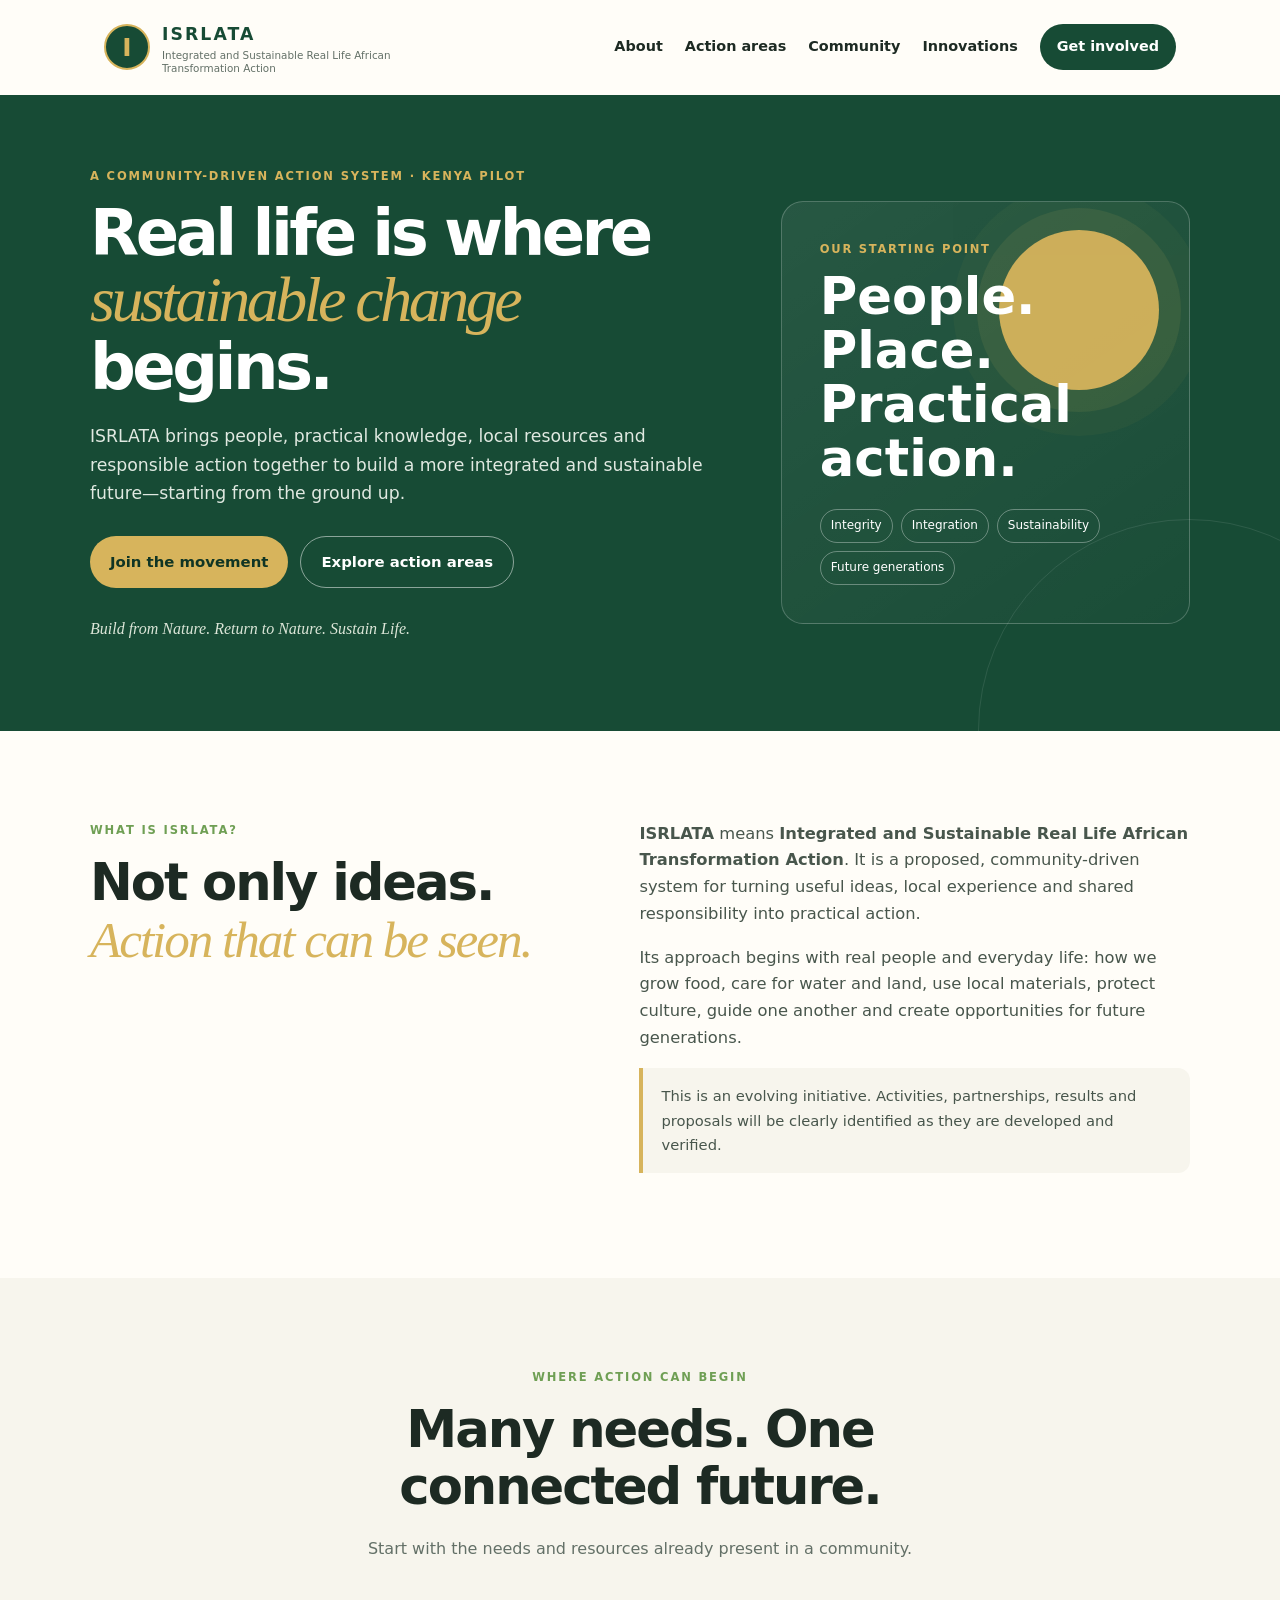
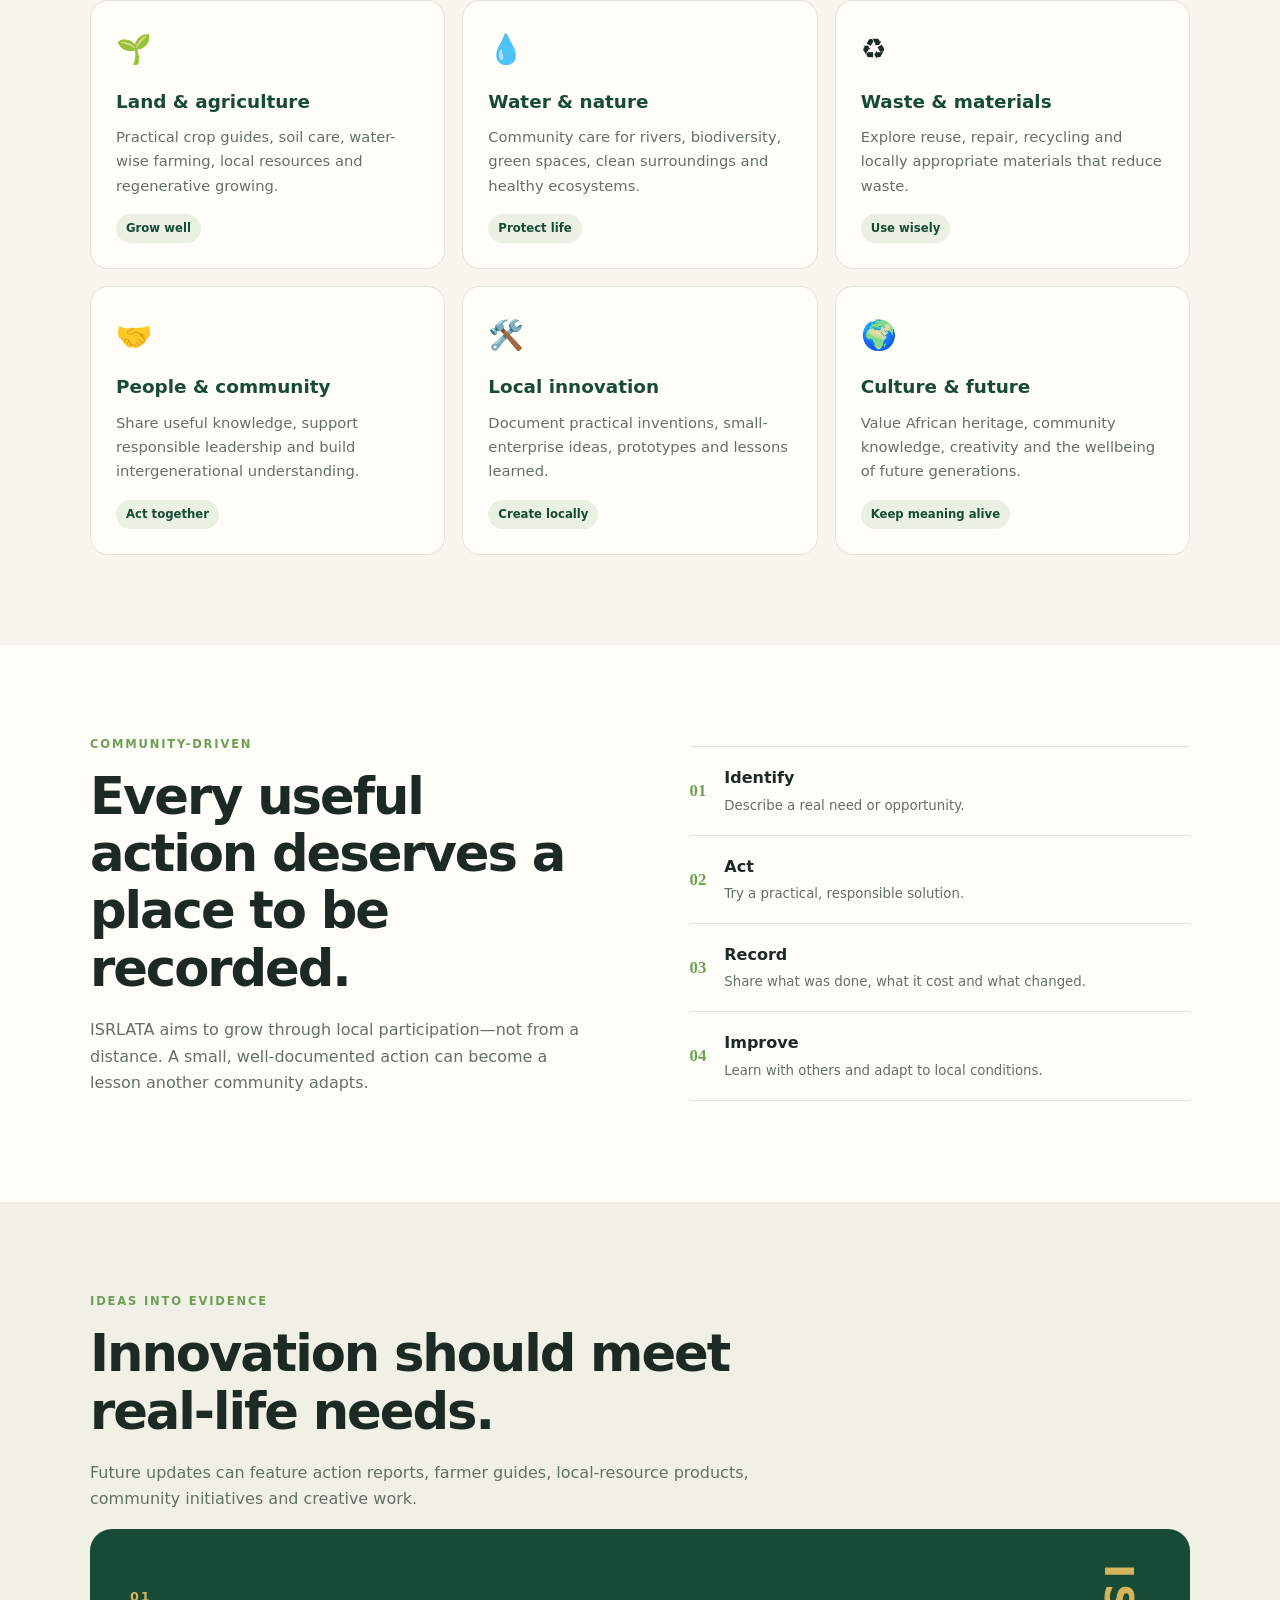
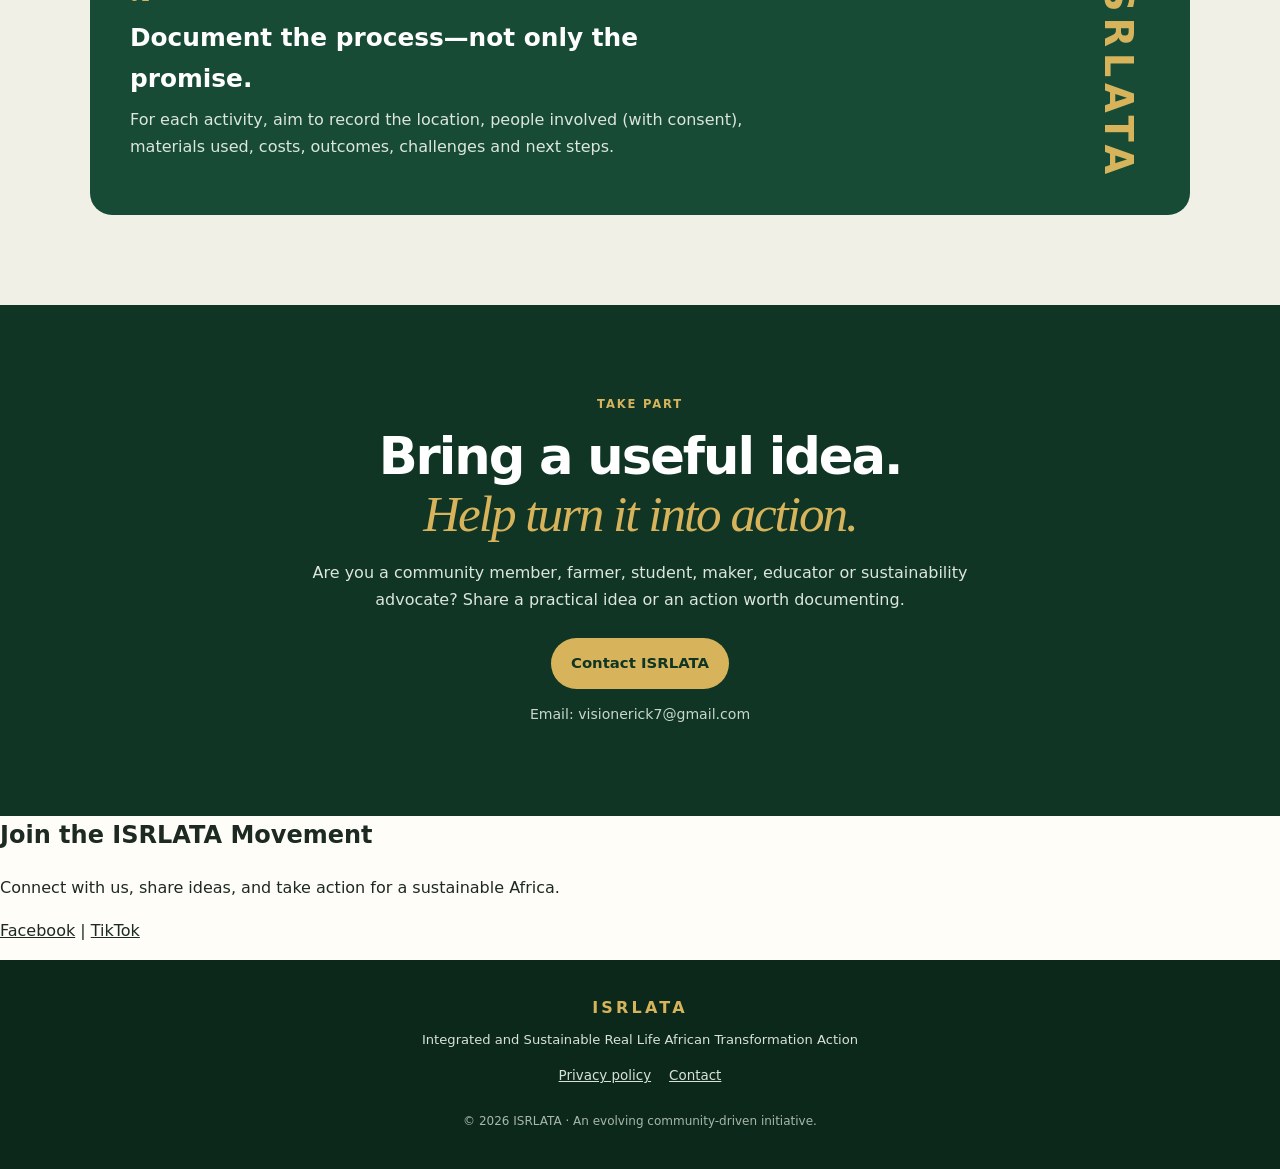
<file: index.html>
<!doctype html>
<html lang="en">
<head>
  <meta charset="utf-8"><meta name="viewport" content="width=device-width, initial-scale=1">
  <meta name="description" content="ISRLATA — Integrated and Sustainable Real Life African Transformation Action. A community-driven action system beginning in Kenya.">
  <meta name="theme-color" content="#174b35"><title>ISRLATA | Real Life. Shared Action. Sustainable Future.</title>
  <link rel="stylesheet" href="styles.css">
</head>
<body>
<header class="site-header">
  <a class="brand" href="index.html"><span class="brand-mark">I</span><span><strong>ISRLATA</strong><small>Integrated and Sustainable Real Life African Transformation Action</small></span></a>
  <button class="menu-toggle" id="menuToggle" aria-expanded="false" aria-controls="mainNav">Menu ☰</button>
  <nav id="mainNav" class="main-nav"><a href="#about">About</a><a href="#action">Action areas</a><a href="#community">Community</a><a href="#ideas">Innovations</a><a class="nav-cta" href="#participate">Get involved</a></nav>
</header>
<main>
<section class="hero"><div class="hero-copy"><p class="eyebrow">A community-driven action system · Kenya pilot</p><h1>Real life is where <em>sustainable change</em> begins.</h1><p class="hero-intro">ISRLATA brings people, practical knowledge, local resources and responsible action together to build a more integrated and sustainable future—starting from the ground up.</p><div class="hero-actions"><a class="button button-primary" href="#participate">Join the movement</a><a class="button button-outline" href="#action">Explore action areas</a></div><p class="small-note">Build from Nature. Return to Nature. Sustain Life.</p></div>
<div class="hero-panel"><div class="sun"></div><p class="panel-label">Our starting point</p><h2>People.<br>Place.<br>Practical action.</h2><div class="principles"><span>Integrity</span><span>Integration</span><span>Sustainability</span><span>Future generations</span></div></div></section>
<section class="intro section" id="about"><div class="section-heading"><p class="eyebrow">What is ISRLATA?</p><h2>Not only ideas.<br><em>Action that can be seen.</em></h2></div><div class="intro-copy"><p><strong>ISRLATA</strong> means <strong>Integrated and Sustainable Real Life African Transformation Action</strong>. It is a proposed, community-driven system for turning useful ideas, local experience and shared responsibility into practical action.</p><p>Its approach begins with real people and everyday life: how we grow food, care for water and land, use local materials, protect culture, guide one another and create opportunities for future generations.</p><p class="notice">This is an evolving initiative. Activities, partnerships, results and proposals will be clearly identified as they are developed and verified.</p></div></section>
<section class="action-section section" id="action"><div class="section-heading centered"><p class="eyebrow">Where action can begin</p><h2>Many needs. One connected future.</h2><p>Start with the needs and resources already present in a community.</p></div><div class="cards">
<article class="action-card"><span class="card-icon">🌱</span><h3>Land & agriculture</h3><p>Practical crop guides, soil care, water-wise farming, local resources and regenerative growing.</p><span class="tag">Grow well</span></article>
<article class="action-card"><span class="card-icon">💧</span><h3>Water & nature</h3><p>Community care for rivers, biodiversity, green spaces, clean surroundings and healthy ecosystems.</p><span class="tag">Protect life</span></article>
<article class="action-card"><span class="card-icon">♻️</span><h3>Waste & materials</h3><p>Explore reuse, repair, recycling and locally appropriate materials that reduce waste.</p><span class="tag">Use wisely</span></article>
<article class="action-card"><span class="card-icon">🤝</span><h3>People & community</h3><p>Share useful knowledge, support responsible leadership and build intergenerational understanding.</p><span class="tag">Act together</span></article>
<article class="action-card"><span class="card-icon">🛠️</span><h3>Local innovation</h3><p>Document practical inventions, small-enterprise ideas, prototypes and lessons learned.</p><span class="tag">Create locally</span></article>
<article class="action-card"><span class="card-icon">🌍</span><h3>Culture & future</h3><p>Value African heritage, community knowledge, creativity and the wellbeing of future generations.</p><span class="tag">Keep meaning alive</span></article>
</div></section>
<section class="community section" id="community"><div><p class="eyebrow">Community-driven</p><h2>Every useful action deserves a place to be recorded.</h2><p>ISRLATA aims to grow through local participation—not from a distance. A small, well-documented action can become a lesson another community adapts.</p></div><div class="steps"><div><b>01</b><span><strong>Identify</strong><small>Describe a real need or opportunity.</small></span></div><div><b>02</b><span><strong>Act</strong><small>Try a practical, responsible solution.</small></span></div><div><b>03</b><span><strong>Record</strong><small>Share what was done, what it cost and what changed.</small></span></div><div><b>04</b><span><strong>Improve</strong><small>Learn with others and adapt to local conditions.</small></span></div></div></section>
<section class="ideas section" id="ideas"><div class="section-heading"><p class="eyebrow">Ideas into evidence</p><h2>Innovation should meet real-life needs.</h2><p>Future updates can feature action reports, farmer guides, local-resource products, community initiatives and creative work.</p></div><div class="idea-banner"><div><span class="idea-number">01</span><h3>Document the process—not only the promise.</h3><p>For each activity, aim to record the location, people involved (with consent), materials used, costs, outcomes, challenges and next steps.</p></div><div class="idea-number large">ISRLATA</div></div></section>
<section class="participate section" id="participate"><p class="eyebrow">Take part</p><h2>Bring a useful idea.<br><em>Help turn it into action.</em></h2><p>Are you a community member, farmer, student, maker, educator or sustainability advocate? Share a practical idea or an action worth documenting.</p><a class="button button-light" href="mailto:visionerick7@gmail.com?subject=ISRLATA%20Community%20Participation">Contact ISRLATA</a><p class="contact-note">Email: visionerick7@gmail.com</p></section>
</main>
<section id="social-media">
  <h2>Join the ISRLATA Movement</h2>
  <p>Connect with us, share ideas, and take action for a sustainable Africa.</p>
  <p>
    <a href="https://www.facebook.com/" target="_blank" rel="noopener noreferrer">Facebook</a> |
    <a href="https://www.tiktok.com/" target="_blank" rel="noopener noreferrer">TikTok</a>
  </p>
</section><footer class="site-footer"><a class="footer-brand" href="index.html">ISRLATA</a><p>Integrated and Sustainable Real Life African Transformation Action</p><div class="footer-links"><a href="privacy-policy.html">Privacy policy</a><a href="mailto:visionerick7@gmail.com">Contact</a></div><small>© <span id="year"></span> ISRLATA · An evolving community-driven initiative.</small></footer>
<script src="script.js"></script></body></html>
</file>
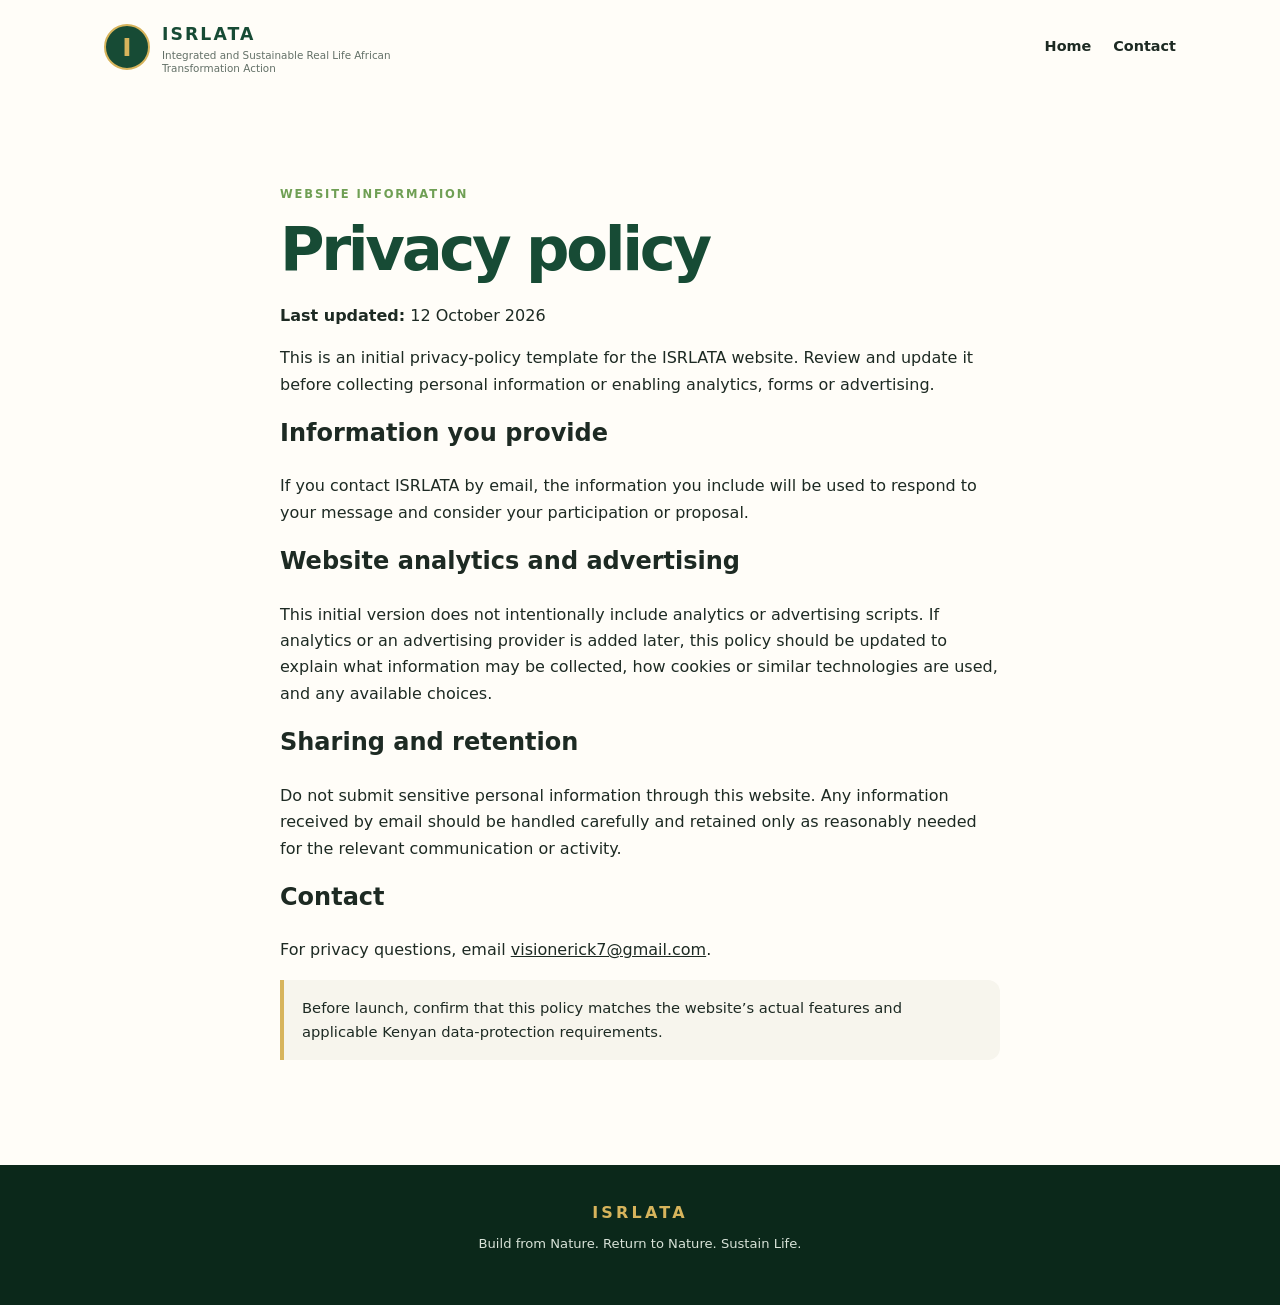
<file: privacy-policy.html>
<!doctype html><html lang="en"><head><meta charset="utf-8"><meta name="viewport" content="width=device-width, initial-scale=1"><title>Privacy Policy | ISRLATA</title><link rel="stylesheet" href="styles.css"></head><body>
<header class="site-header"><a class="brand" href="index.html"><span class="brand-mark">I</span><span><strong>ISRLATA</strong><small>Integrated and Sustainable Real Life African Transformation Action</small></span></a><nav class="main-nav" style="display:flex"><a href="index.html">Home</a><a href="mailto:visionerick7@gmail.com">Contact</a></nav></header>
<main class="section" style="max-width:900px;margin:auto"><p class="eyebrow">Website information</p><h1 style="font-size:clamp(2.4rem,5vw,3.8rem);color:#174b35">Privacy policy</h1><p><strong>Last updated:</strong> 12 October 2026</p><p>This is an initial privacy-policy template for the ISRLATA website. Review and update it before collecting personal information or enabling analytics, forms or advertising.</p><h2>Information you provide</h2><p>If you contact ISRLATA by email, the information you include will be used to respond to your message and consider your participation or proposal.</p><h2>Website analytics and advertising</h2><p>This initial version does not intentionally include analytics or advertising scripts. If analytics or an advertising provider is added later, this policy should be updated to explain what information may be collected, how cookies or similar technologies are used, and any available choices.</p><h2>Sharing and retention</h2><p>Do not submit sensitive personal information through this website. Any information received by email should be handled carefully and retained only as reasonably needed for the relevant communication or activity.</p><h2>Contact</h2><p>For privacy questions, email <a href="mailto:visionerick7@gmail.com">visionerick7@gmail.com</a>.</p><p class="notice">Before launch, confirm that this policy matches the website’s actual features and applicable Kenyan data-protection requirements.</p></main><footer class="site-footer"><a class="footer-brand" href="index.html">ISRLATA</a><p>Build from Nature. Return to Nature. Sustain Life.</p></footer></body></html>
</file>
<file: styles.css>
:root{--forest:#174b35;--forest-dark:#103524;--leaf:#6f9f54;--gold:#d7b45c;--cream:#f7f5ed;--paper:#fffdf8;--ink:#1d2a23;--muted:#637067;--line:#dfe5da;--radius:22px}*{box-sizing:border-box}html{scroll-behavior:smooth}body{margin:0;background:var(--paper);color:var(--ink);font-family:Inter,ui-sans-serif,system-ui,-apple-system,BlinkMacSystemFont,"Segoe UI",sans-serif;line-height:1.65}a{color:inherit}.site-header{max-width:1200px;margin:auto;padding:20px 5%;display:flex;align-items:center;justify-content:space-between;gap:24px}.brand{display:flex;align-items:center;gap:12px;text-decoration:none;max-width:420px}.brand-mark{display:grid;place-items:center;width:46px;height:46px;background:var(--forest);color:var(--gold);border-radius:50%;font-weight:900;font-size:25px;border:2px solid var(--gold)}.brand strong{display:block;color:var(--forest);letter-spacing:.12em;font-size:1.08rem}.brand small{display:block;max-width:300px;font-size:.65rem;line-height:1.25;color:var(--muted)}.main-nav{display:flex;align-items:center;gap:22px}.main-nav a{text-decoration:none;font-size:.9rem;font-weight:650}.main-nav a:hover,.footer-links a:hover{color:var(--leaf)}.nav-cta{background:var(--forest);color:white;padding:11px 17px;border-radius:999px}.menu-toggle{display:none;border:1px solid var(--line);background:white;padding:9px 12px;border-radius:10px}.hero{background:var(--forest);color:white;min-height:590px;padding:72px max(5%,calc((100% - 1100px)/2));display:grid;grid-template-columns:1.2fr .8fr;align-items:center;gap:7%;overflow:hidden;position:relative}.hero:after{content:"";position:absolute;width:420px;height:420px;border:1px solid #ffffff19;border-radius:50%;right:-120px;bottom:-210px}.hero-copy{position:relative;z-index:1}.eyebrow{text-transform:uppercase;letter-spacing:.16em;font-size:.72rem;font-weight:800;color:var(--leaf);margin:0 0 14px}.hero .eyebrow{color:var(--gold)}h1,h2,h3,p{margin-top:0}h1{font-size:clamp(2.6rem,5vw,4.8rem);line-height:1.04;letter-spacing:-.055em;max-width:720px;margin-bottom:22px}h1 em,h2 em{font-family:Georgia,serif;font-weight:500;color:var(--gold)}.hero-intro{max-width:650px;color:#e0e9e1;font-size:1.08rem}.hero-actions{display:flex;flex-wrap:wrap;gap:12px;margin:28px 0}.button{display:inline-flex;align-items:center;justify-content:center;padding:13px 20px;border-radius:999px;text-decoration:none;font-weight:750;font-size:.93rem}.button-primary{background:var(--gold);color:var(--forest-dark)}.button-outline{border:1px solid #ffffff80;color:white}.small-note{font-family:Georgia,serif;font-style:italic;color:#dce6d8}.hero-panel{position:relative;z-index:1;min-height:390px;padding:38px;border:1px solid #ffffff38;border-radius:var(--radius);background:linear-gradient(145deg,#ffffff12,#ffffff04);display:flex;flex-direction:column;justify-content:flex-end;overflow:hidden}.sun{position:absolute;top:28px;right:30px;width:160px;height:160px;border-radius:50%;background:var(--gold);opacity:.95;box-shadow:0 0 0 22px #d7b45c19,0 0 0 46px #d7b45c0c}.panel-label{color:var(--gold);text-transform:uppercase;letter-spacing:.15em;font-size:.72rem;font-weight:800;position:relative}.hero-panel h2{font-size:clamp(2.2rem,4vw,3.3rem);line-height:1.05;margin-bottom:24px;position:relative}.principles{display:flex;gap:8px;flex-wrap:wrap;position:relative}.principles span{border:1px solid #ffffff55;border-radius:999px;padding:6px 10px;font-size:.75rem}.section{padding:90px max(5%,calc((100% - 1100px)/2))}.intro{display:grid;grid-template-columns:.9fr 1.1fr;gap:9%;align-items:start}.section-heading h2,.intro h2,.community h2,.participate h2{font-size:clamp(2.1rem,4vw,3.3rem);line-height:1.12;letter-spacing:-.04em;margin-bottom:20px}.intro-copy{font-size:1.02rem;color:#48564c}.notice{background:var(--cream);border-left:4px solid var(--gold);padding:16px 18px;border-radius:0 12px 12px 0;font-size:.92rem}.action-section{background:var(--cream)}.centered{text-align:center;max-width:720px;margin:0 auto 38px}.centered>p:last-child{color:var(--muted)}.cards{display:grid;grid-template-columns:repeat(3,1fr);gap:17px}.action-card{background:var(--paper);border:1px solid var(--line);border-radius:18px;padding:25px;transition:transform .2s,border-color .2s}.action-card:hover{transform:translateY(-4px);border-color:var(--leaf)}.card-icon{font-size:1.8rem}.action-card h3{margin:13px 0 8px;color:var(--forest);font-size:1.15rem}.action-card p{font-size:.92rem;color:var(--muted);min-height:74px}.tag{display:inline-block;color:var(--forest);background:#eaf0e4;border-radius:999px;padding:5px 10px;font-size:.73rem;font-weight:800}.community{display:grid;grid-template-columns:1fr 1fr;gap:9%;align-items:center}.community>div:first-child>p:last-child{color:var(--muted);max-width:530px}.steps{border-top:1px solid var(--line)}.steps>div{display:flex;align-items:center;gap:18px;padding:18px 0;border-bottom:1px solid var(--line)}.steps b{font-size:1.05rem;color:var(--leaf);font-family:Georgia,serif}.steps strong,.steps small{display:block}.steps small{color:var(--muted);margin-top:3px}.ideas{background:#f1f0e7}.ideas .section-heading{max-width:750px}.ideas .section-heading>p:last-child{color:var(--muted)}.idea-banner{display:grid;grid-template-columns:1fr auto;gap:30px;align-items:center;background:var(--forest);color:white;border-radius:var(--radius);padding:35px 40px}.idea-banner h3{font-size:1.55rem;max-width:580px;margin:8px 0}.idea-banner p{color:#dce6de;max-width:650px;margin:0}.idea-number{font-size:.8rem;font-weight:900;color:var(--gold);letter-spacing:.14em}.idea-number.large{font-size:clamp(1.5rem,3vw,2.6rem);writing-mode:vertical-rl;letter-spacing:.15em;color:var(--gold)}.participate{text-align:center;background:var(--forest-dark);color:white}.participate .eyebrow{color:var(--gold)}.participate h2{max-width:800px;margin:0 auto 18px}.participate>p:not(.eyebrow):not(.contact-note){max-width:680px;margin:0 auto 25px;color:#dce6de}.button-light{background:var(--gold);color:var(--forest-dark)}.contact-note{font-size:.88rem;color:#c8d7cb;margin:14px 0 0}.site-footer{text-align:center;padding:35px 5%;background:#0b281a;color:#d8e2d8}.footer-brand{font-weight:900;letter-spacing:.2em;color:var(--gold);text-decoration:none}.site-footer p{font-size:.82rem;margin:7px 0 15px}.footer-links{display:flex;justify-content:center;gap:18px;margin-bottom:20px}.footer-links a{font-size:.84rem}.site-footer small{font-size:.75rem;color:#a8b8ab}@media(max-width:850px){.main-nav{gap:12px}.main-nav a{font-size:.82rem}.hero{grid-template-columns:1fr;padding-top:60px;padding-bottom:60px}.hero-panel{min-height:300px}.sun{width:120px;height:120px}.intro,.community{grid-template-columns:1fr;gap:30px}.cards{grid-template-columns:repeat(2,1fr)}}@media(max-width:620px){.site-header{flex-wrap:wrap}.menu-toggle{display:block}.main-nav{display:none;flex-basis:100%;align-items:stretch;flex-direction:column;padding:10px 0 5px}.main-nav.open{display:flex}.main-nav a{padding:8px 4px}.main-nav .nav-cta{text-align:center}.hero{min-height:auto;padding-top:54px;padding-bottom:54px}.hero-panel{padding:28px;min-height:300px}.section{padding-top:62px;padding-bottom:62px}.cards{grid-template-columns:1fr}.action-card p{min-height:0}.idea-banner{grid-template-columns:1fr;padding:27px}.idea-number.large{writing-mode:initial}.brand small{max-width:230px}.hero-actions{align-items:stretch;flex-direction:column}.button{width:100%}}
</file>
